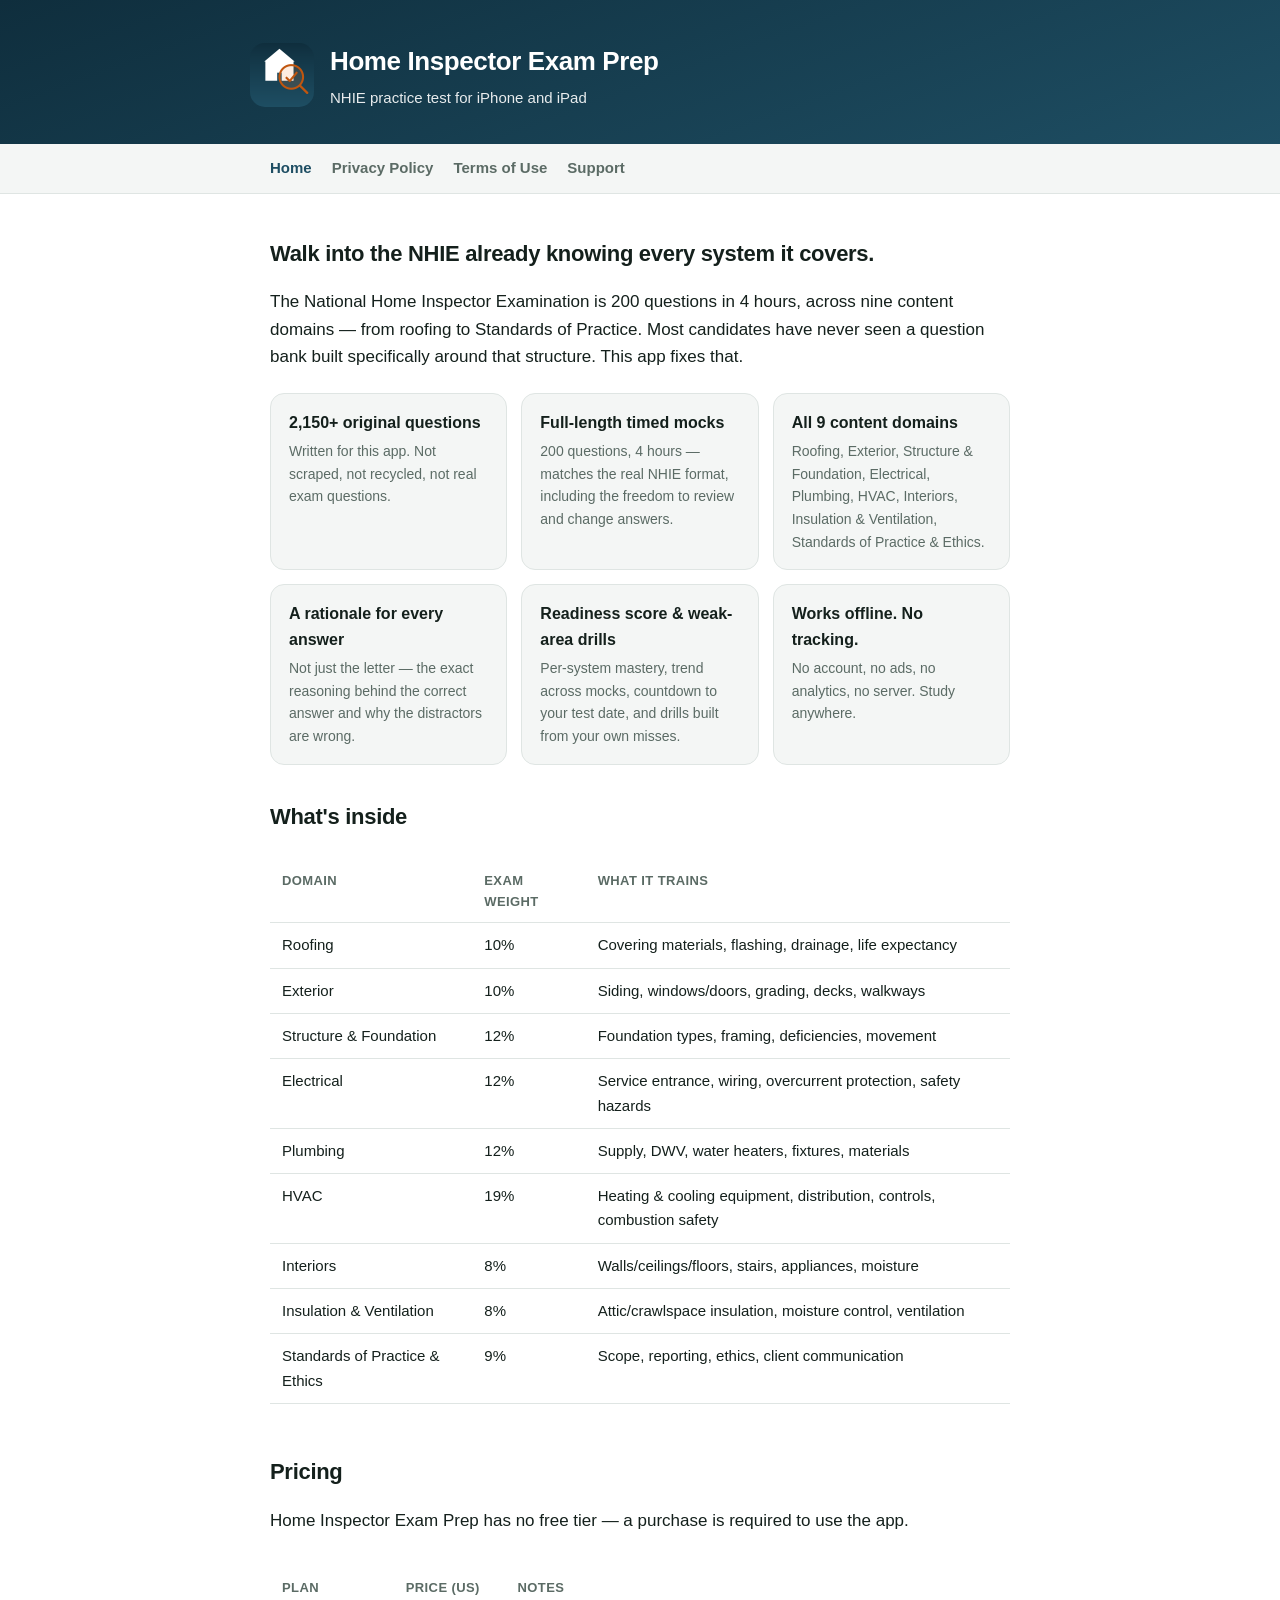
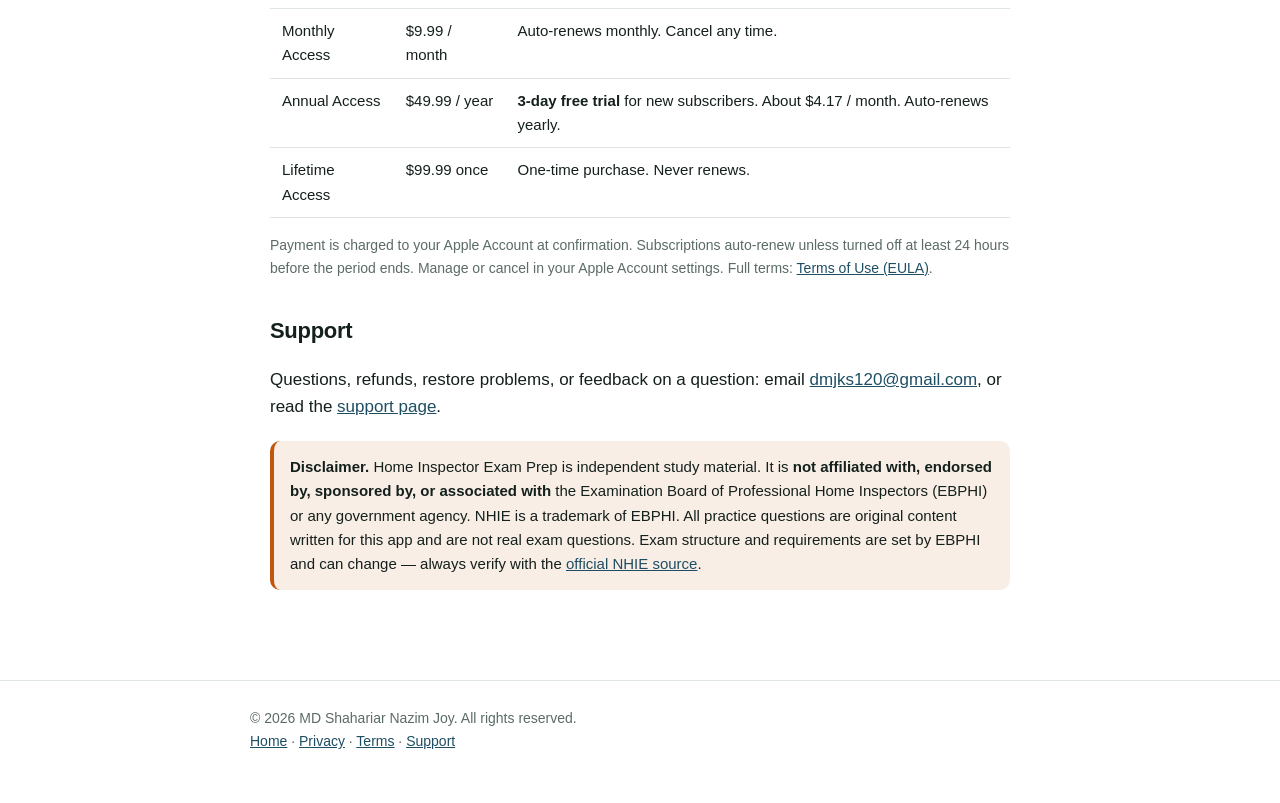
<file: index.html>
<!DOCTYPE html>
<html lang="en">
<head>
<meta charset="utf-8">
<meta name="viewport" content="width=device-width, initial-scale=1">
<title>Home Inspector Exam Prep — NHIE Practice Test for iPhone &amp; iPad</title>
<meta name="description" content="Prepare for the National Home Inspector Examination (NHIE). 2,150+ original practice questions across all 9 content domains. Full-length timed mocks. Works offline. iPhone and iPad.">
<meta property="og:title" content="Home Inspector Exam Prep — NHIE Practice Test 2026">
<meta property="og:description" content="2,150+ original practice questions, full-length timed mocks, readiness tracking, and spaced-repetition flashcards. Works offline.">
<meta property="og:type" content="website">
<link rel="stylesheet" href="style.css">
<link rel="icon" href="icon.png">
</head>
<body>

<header class="site">
  <div class="inner">
    <img class="logo" src="icon.png" alt="Home Inspector Exam Prep app icon">
    <div>
      <h1>Home Inspector Exam Prep</h1>
      <p class="tag">NHIE practice test for iPhone and iPad</p>
    </div>
  </div>
</header>

<nav class="site">
  <ul>
    <li><a href="index.html" aria-current="page">Home</a></li>
    <li><a href="privacy.html">Privacy Policy</a></li>
    <li><a href="terms.html">Terms of Use</a></li>
    <li><a href="support.html">Support</a></li>
  </ul>
</nav>

<main>

  <h2 style="margin-top:8px">Walk into the NHIE already knowing every system it covers.</h2>
  <p>
    The National Home Inspector Examination is 200 questions in 4 hours, across nine content domains — from roofing to
    Standards of Practice. Most candidates have never seen a question bank built specifically around that structure. This app
    fixes that.
  </p>

  <div class="features">
    <div class="feature">
      <h3>2,150+ original questions</h3>
      <p>Written for this app. Not scraped, not recycled, not real exam questions.</p>
    </div>
    <div class="feature">
      <h3>Full-length timed mocks</h3>
      <p>200 questions, 4 hours — matches the real NHIE format, including the freedom to review and change answers.</p>
    </div>
    <div class="feature">
      <h3>All 9 content domains</h3>
      <p>Roofing, Exterior, Structure &amp; Foundation, Electrical, Plumbing, HVAC, Interiors, Insulation &amp; Ventilation, Standards of Practice &amp; Ethics.</p>
    </div>
    <div class="feature">
      <h3>A rationale for every answer</h3>
      <p>Not just the letter — the exact reasoning behind the correct answer and why the distractors are wrong.</p>
    </div>
    <div class="feature">
      <h3>Readiness score &amp; weak-area drills</h3>
      <p>Per-system mastery, trend across mocks, countdown to your test date, and drills built from your own misses.</p>
    </div>
    <div class="feature">
      <h3>Works offline. No tracking.</h3>
      <p>No account, no ads, no analytics, no server. Study anywhere.</p>
    </div>
  </div>

  <h2>What's inside</h2>
  <div class="table-wrap">
  <table>
    <tr><th>Domain</th><th>Exam weight</th><th>What it trains</th></tr>
    <tr><td>Roofing</td><td>10%</td><td>Covering materials, flashing, drainage, life expectancy</td></tr>
    <tr><td>Exterior</td><td>10%</td><td>Siding, windows/doors, grading, decks, walkways</td></tr>
    <tr><td>Structure &amp; Foundation</td><td>12%</td><td>Foundation types, framing, deficiencies, movement</td></tr>
    <tr><td>Electrical</td><td>12%</td><td>Service entrance, wiring, overcurrent protection, safety hazards</td></tr>
    <tr><td>Plumbing</td><td>12%</td><td>Supply, DWV, water heaters, fixtures, materials</td></tr>
    <tr><td>HVAC</td><td>19%</td><td>Heating &amp; cooling equipment, distribution, controls, combustion safety</td></tr>
    <tr><td>Interiors</td><td>8%</td><td>Walls/ceilings/floors, stairs, appliances, moisture</td></tr>
    <tr><td>Insulation &amp; Ventilation</td><td>8%</td><td>Attic/crawlspace insulation, moisture control, ventilation</td></tr>
    <tr><td>Standards of Practice &amp; Ethics</td><td>9%</td><td>Scope, reporting, ethics, client communication</td></tr>
  </table>
  </div>

  <h2>Pricing</h2>
  <p>Home Inspector Exam Prep has no free tier — a purchase is required to use the app.</p>
  <div class="table-wrap">
  <table>
    <tr><th>Plan</th><th>Price (US)</th><th>Notes</th></tr>
    <tr><td>Monthly Access</td><td>$9.99 / month</td><td>Auto-renews monthly. Cancel any time.</td></tr>
    <tr><td>Annual Access</td><td>$49.99 / year</td><td><strong>3-day free trial</strong> for new subscribers. About $4.17 / month. Auto-renews yearly.</td></tr>
    <tr><td>Lifetime Access</td><td>$99.99 once</td><td>One-time purchase. Never renews.</td></tr>
  </table>
  </div>
  <p class="meta">
    Payment is charged to your Apple Account at confirmation. Subscriptions auto-renew unless turned off at least 24 hours before
    the period ends. Manage or cancel in your Apple Account settings. Full terms: <a href="terms.html">Terms of Use (EULA)</a>.
  </p>

  <h2>Support</h2>
  <p>
    Questions, refunds, restore problems, or feedback on a question: email
    <a href="mailto:dmjks120@gmail.com">dmjks120@gmail.com</a>, or read the <a href="support.html">support page</a>.
  </p>

  <div class="disclaimer">
    <strong>Disclaimer.</strong> Home Inspector Exam Prep is independent study material. It is <strong>not affiliated with, endorsed
    by, sponsored by, or associated with</strong> the Examination Board of Professional Home Inspectors (EBPHI) or any government
    agency. NHIE is a trademark of EBPHI. All practice questions are original content written for this app and are not real
    exam questions. Exam structure and requirements are set by EBPHI and can change — always verify with the
    <a href="https://nationalhomeinspectorexam.org/" rel="noopener">official NHIE source</a>.
  </div>
</main>

<footer class="site">
  <div class="inner">
    © 2026 MD Shahariar Nazim Joy. All rights reserved.<br>
    <a href="index.html">Home</a> · <a href="privacy.html">Privacy</a> · <a href="terms.html">Terms</a> · <a href="support.html">Support</a>
  </div>
</footer>

</body>
</html>
</file>
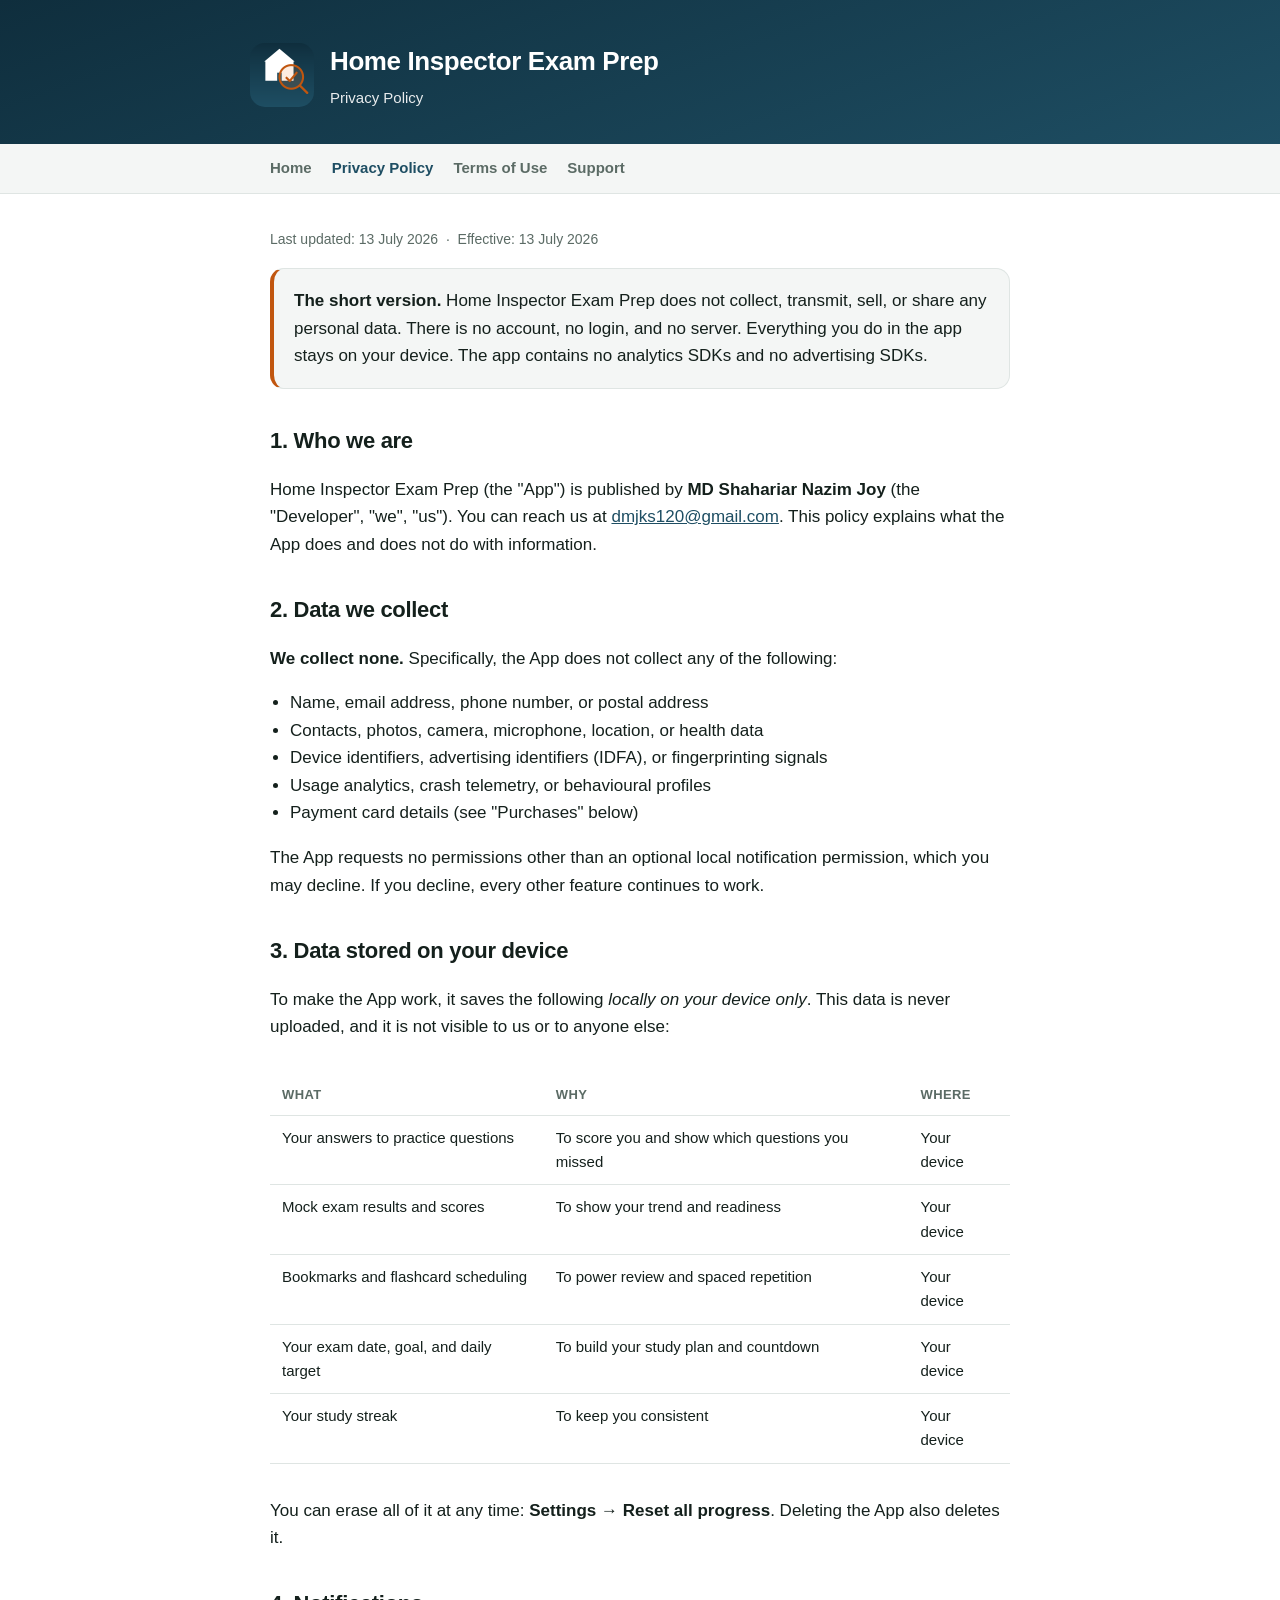
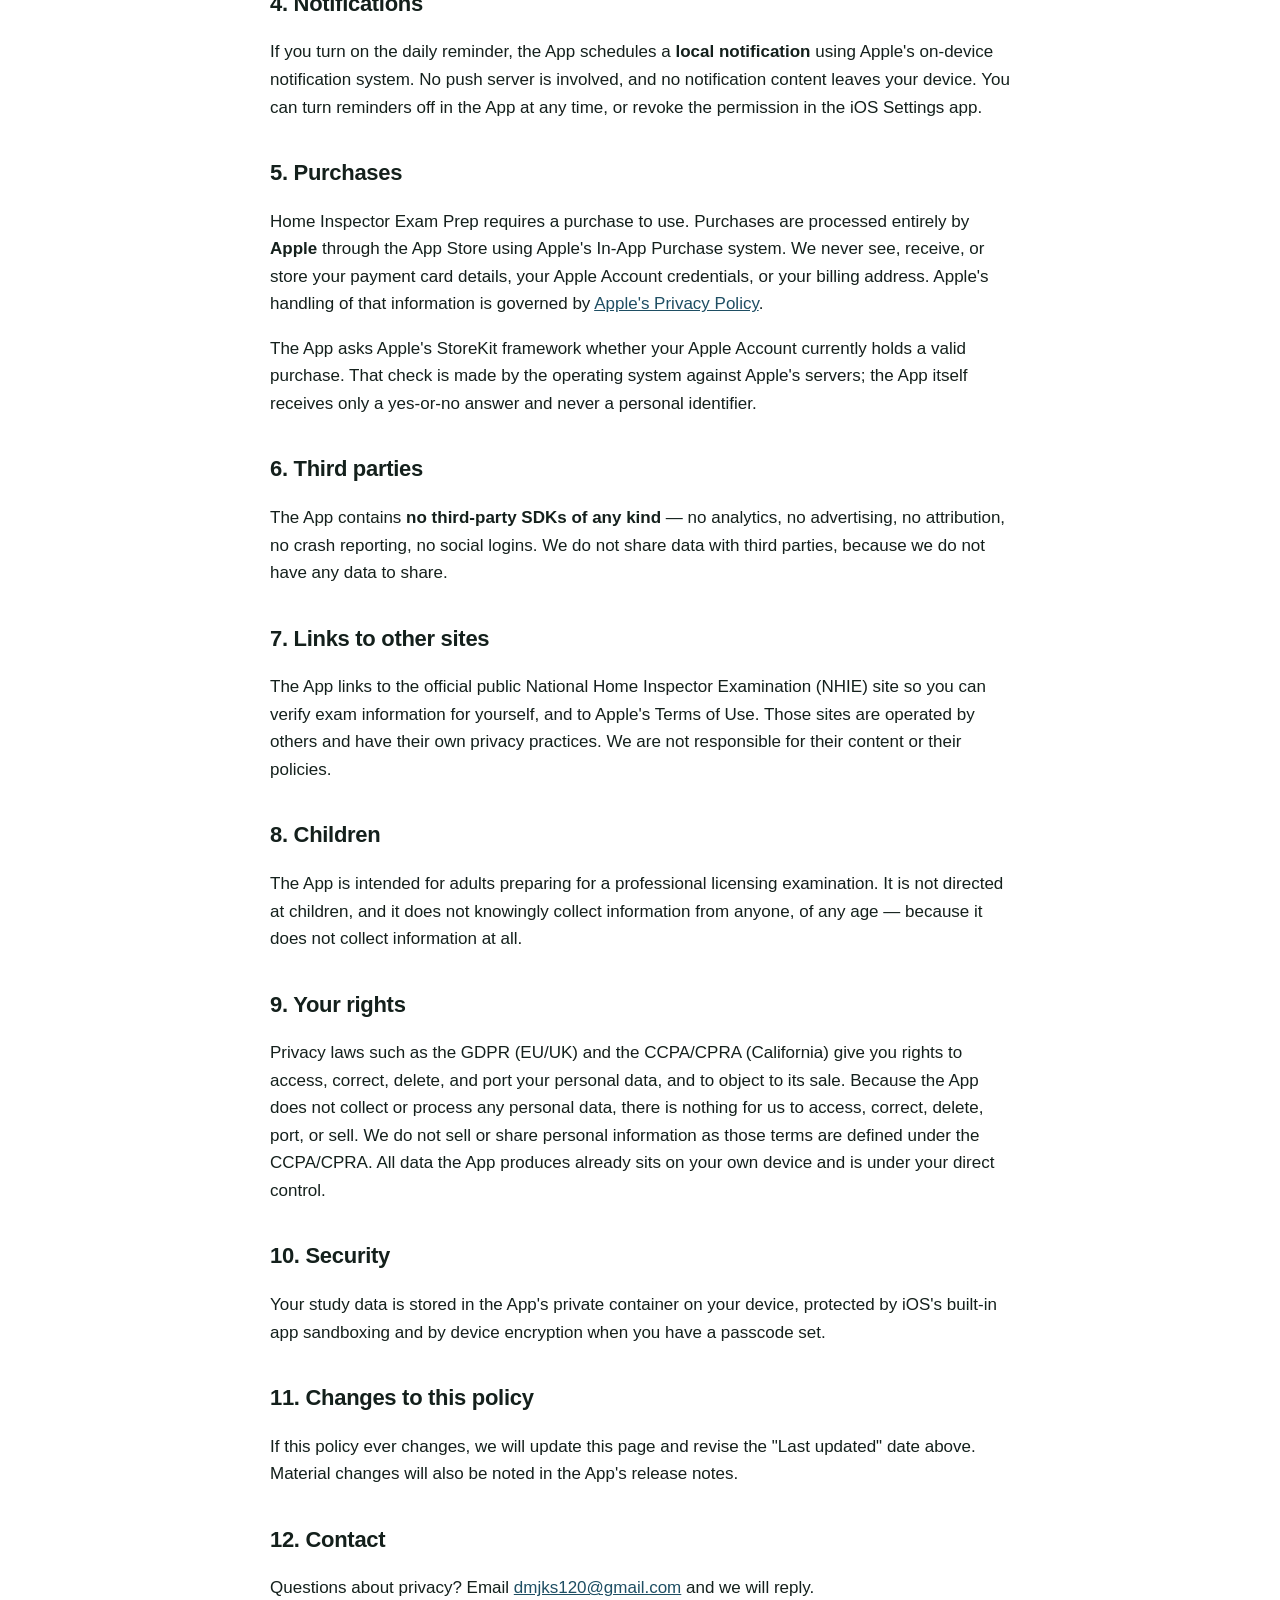
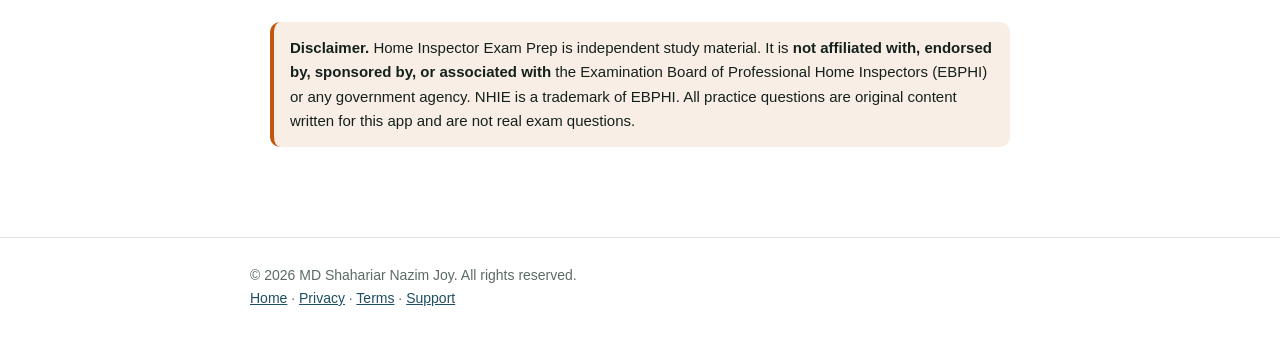
<file: privacy.html>
<!DOCTYPE html>
<html lang="en">
<head>
<meta charset="utf-8">
<meta name="viewport" content="width=device-width, initial-scale=1">
<title>Privacy Policy — Home Inspector Exam Prep</title>
<meta name="description" content="Privacy Policy for Home Inspector Exam Prep. The app collects no personal data, has no accounts, no analytics, and no advertising.">
<link rel="stylesheet" href="style.css">
<link rel="icon" href="icon.png">
</head>
<body>

<header class="site">
  <div class="inner">
    <img class="logo" src="icon.png" alt="Home Inspector Exam Prep app icon">
    <div>
      <h1>Home Inspector Exam Prep</h1>
      <p class="tag">Privacy Policy</p>
    </div>
  </div>
</header>

<nav class="site">
  <ul>
    <li><a href="index.html">Home</a></li>
    <li><a href="privacy.html" aria-current="page">Privacy Policy</a></li>
    <li><a href="terms.html">Terms of Use</a></li>
    <li><a href="support.html">Support</a></li>
  </ul>
</nav>

<main>
  <p class="meta">Last updated: 13 July 2026 &nbsp;·&nbsp; Effective: 13 July 2026</p>

  <div class="card highlight">
    <strong>The short version.</strong> Home Inspector Exam Prep does not collect, transmit, sell, or share any personal data.
    There is no account, no login, and no server. Everything you do in the app stays on your device. The app contains no
    analytics SDKs and no advertising SDKs.
  </div>

  <h2>1. Who we are</h2>
  <p>
    Home Inspector Exam Prep (the "App") is published by <strong>MD Shahariar Nazim Joy</strong> (the "Developer", "we", "us").
    You can reach us at <a href="mailto:dmjks120@gmail.com">dmjks120@gmail.com</a>. This policy explains what the App does and
    does not do with information.
  </p>

  <h2>2. Data we collect</h2>
  <p><strong>We collect none.</strong> Specifically, the App does not collect any of the following:</p>
  <ul class="plain">
    <li>Name, email address, phone number, or postal address</li>
    <li>Contacts, photos, camera, microphone, location, or health data</li>
    <li>Device identifiers, advertising identifiers (IDFA), or fingerprinting signals</li>
    <li>Usage analytics, crash telemetry, or behavioural profiles</li>
    <li>Payment card details (see "Purchases" below)</li>
  </ul>
  <p>
    The App requests no permissions other than an optional local notification permission, which you may decline. If you decline,
    every other feature continues to work.
  </p>

  <h2>3. Data stored on your device</h2>
  <p>
    To make the App work, it saves the following <em>locally on your device only</em>. This data is never uploaded, and it is not
    visible to us or to anyone else:
  </p>
  <div class="table-wrap">
  <table>
    <tr><th>What</th><th>Why</th><th>Where</th></tr>
    <tr><td>Your answers to practice questions</td><td>To score you and show which questions you missed</td><td>Your device</td></tr>
    <tr><td>Mock exam results and scores</td><td>To show your trend and readiness</td><td>Your device</td></tr>
    <tr><td>Bookmarks and flashcard scheduling</td><td>To power review and spaced repetition</td><td>Your device</td></tr>
    <tr><td>Your exam date, goal, and daily target</td><td>To build your study plan and countdown</td><td>Your device</td></tr>
    <tr><td>Your study streak</td><td>To keep you consistent</td><td>Your device</td></tr>
  </table>
  </div>
  <p>
    You can erase all of it at any time: <strong>Settings → Reset all progress</strong>. Deleting the App also deletes it.
  </p>

  <h2>4. Notifications</h2>
  <p>
    If you turn on the daily reminder, the App schedules a <strong>local notification</strong> using Apple's on-device
    notification system. No push server is involved, and no notification content leaves your device. You can turn reminders off
    in the App at any time, or revoke the permission in the iOS Settings app.
  </p>

  <h2>5. Purchases</h2>
  <p>
    Home Inspector Exam Prep requires a purchase to use. Purchases are processed entirely by <strong>Apple</strong> through the
    App Store using Apple's In-App Purchase system. We never see, receive, or store your payment card details, your Apple Account
    credentials, or your billing address. Apple's handling of that information is governed by
    <a href="https://www.apple.com/legal/privacy/" rel="noopener">Apple's Privacy Policy</a>.
  </p>
  <p>
    The App asks Apple's StoreKit framework whether your Apple Account currently holds a valid purchase. That check is made by the
    operating system against Apple's servers; the App itself receives only a yes-or-no answer and never a personal identifier.
  </p>

  <h2>6. Third parties</h2>
  <p>
    The App contains <strong>no third-party SDKs of any kind</strong> — no analytics, no advertising, no attribution, no crash
    reporting, no social logins. We do not share data with third parties, because we do not have any data to share.
  </p>

  <h2>7. Links to other sites</h2>
  <p>
    The App links to the official public National Home Inspector Examination (NHIE) site so you can verify exam information for
    yourself, and to Apple's Terms of Use. Those sites are operated by others and have their own privacy practices. We are not
    responsible for their content or their policies.
  </p>

  <h2>8. Children</h2>
  <p>
    The App is intended for adults preparing for a professional licensing examination. It is not directed at children, and it
    does not knowingly collect information from anyone, of any age — because it does not collect information at all.
  </p>

  <h2>9. Your rights</h2>
  <p>
    Privacy laws such as the GDPR (EU/UK) and the CCPA/CPRA (California) give you rights to access, correct, delete, and port your
    personal data, and to object to its sale. Because the App does not collect or process any personal data, there is nothing for
    us to access, correct, delete, port, or sell. We do not sell or share personal information as those terms are defined under
    the CCPA/CPRA. All data the App produces already sits on your own device and is under your direct control.
  </p>

  <h2>10. Security</h2>
  <p>
    Your study data is stored in the App's private container on your device, protected by iOS's built-in app sandboxing and by
    device encryption when you have a passcode set.
  </p>

  <h2>11. Changes to this policy</h2>
  <p>
    If this policy ever changes, we will update this page and revise the "Last updated" date above. Material changes will also be
    noted in the App's release notes.
  </p>

  <h2>12. Contact</h2>
  <p>
    Questions about privacy? Email <a href="mailto:dmjks120@gmail.com">dmjks120@gmail.com</a> and we will reply.
  </p>

  <div class="disclaimer">
    <strong>Disclaimer.</strong> Home Inspector Exam Prep is independent study material. It is <strong>not affiliated with,
    endorsed by, sponsored by, or associated with</strong> the Examination Board of Professional Home Inspectors (EBPHI) or any
    government agency. NHIE is a trademark of EBPHI. All practice questions are original content written for this app and are
    not real exam questions.
  </div>
</main>

<footer class="site">
  <div class="inner">
    © 2026 MD Shahariar Nazim Joy. All rights reserved.<br>
    <a href="index.html">Home</a> · <a href="privacy.html">Privacy</a> · <a href="terms.html">Terms</a> · <a href="support.html">Support</a>
  </div>
</footer>

</body>
</html>
</file>
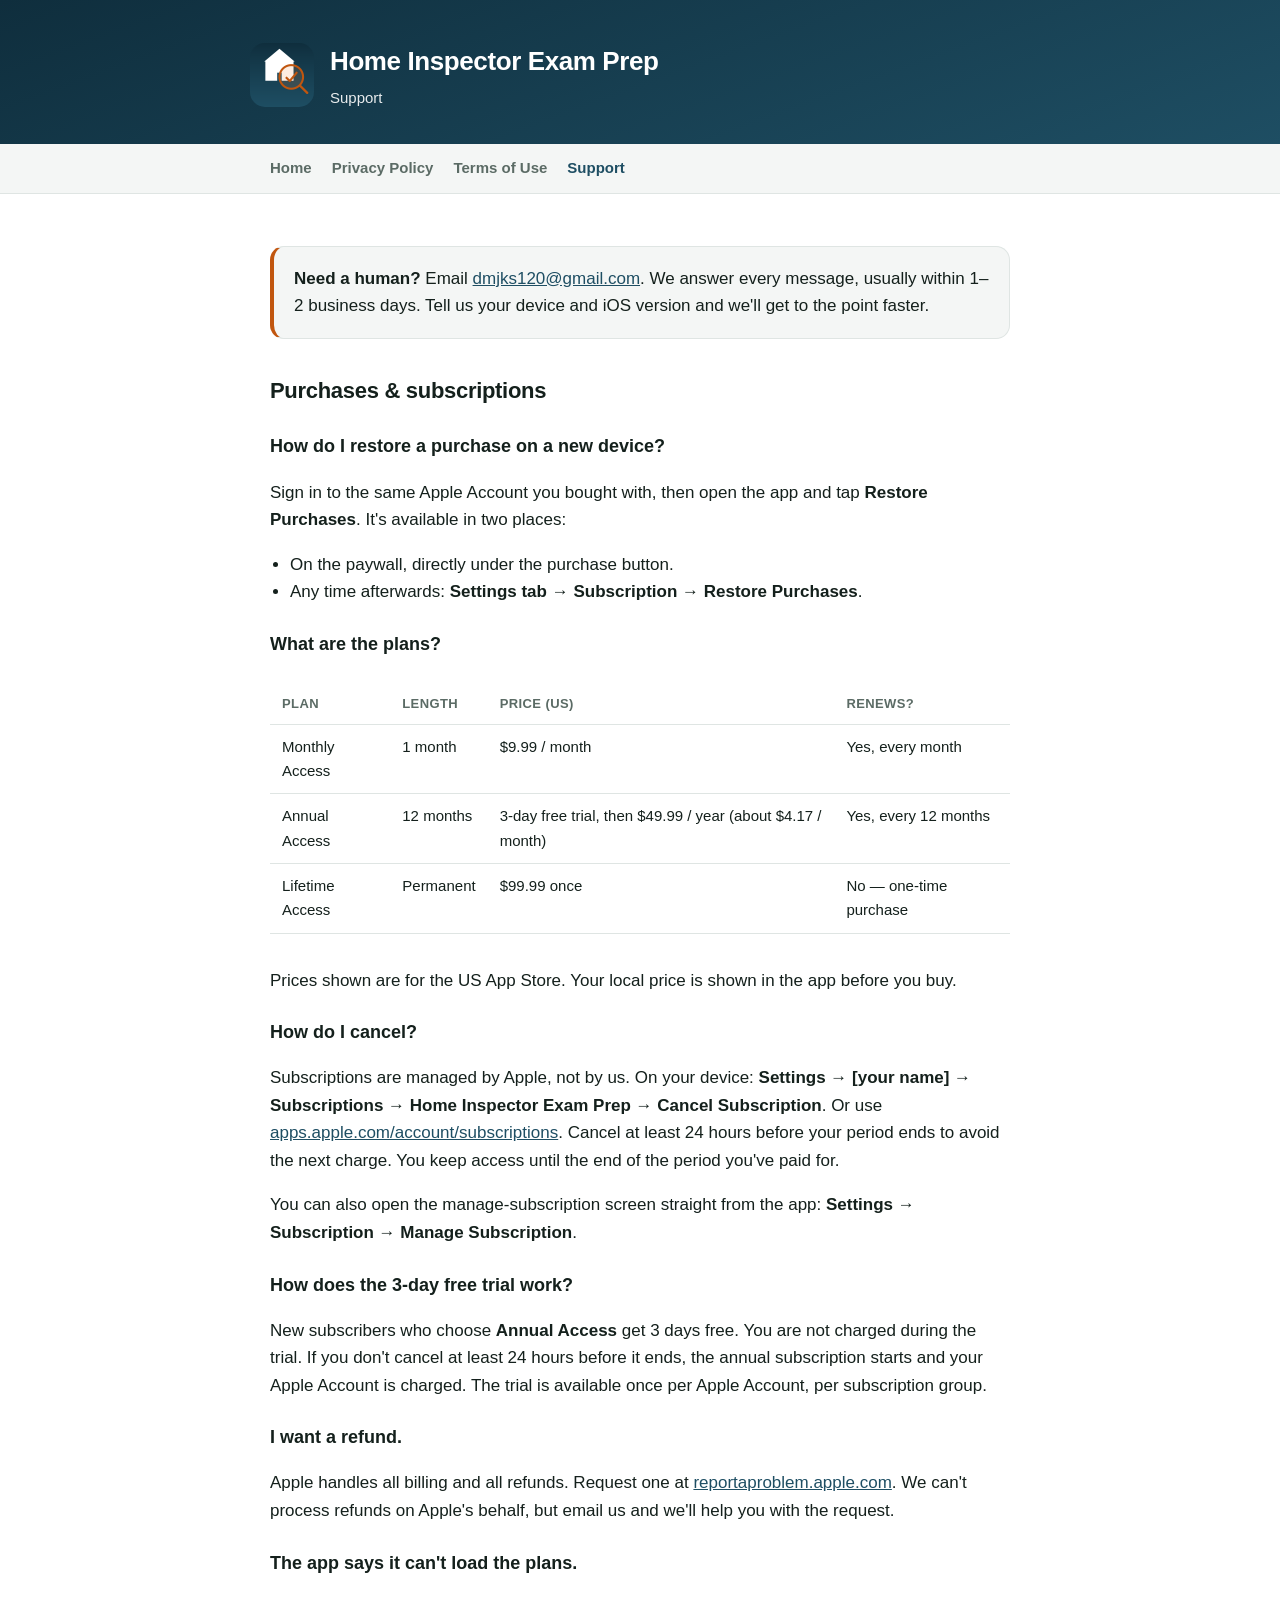
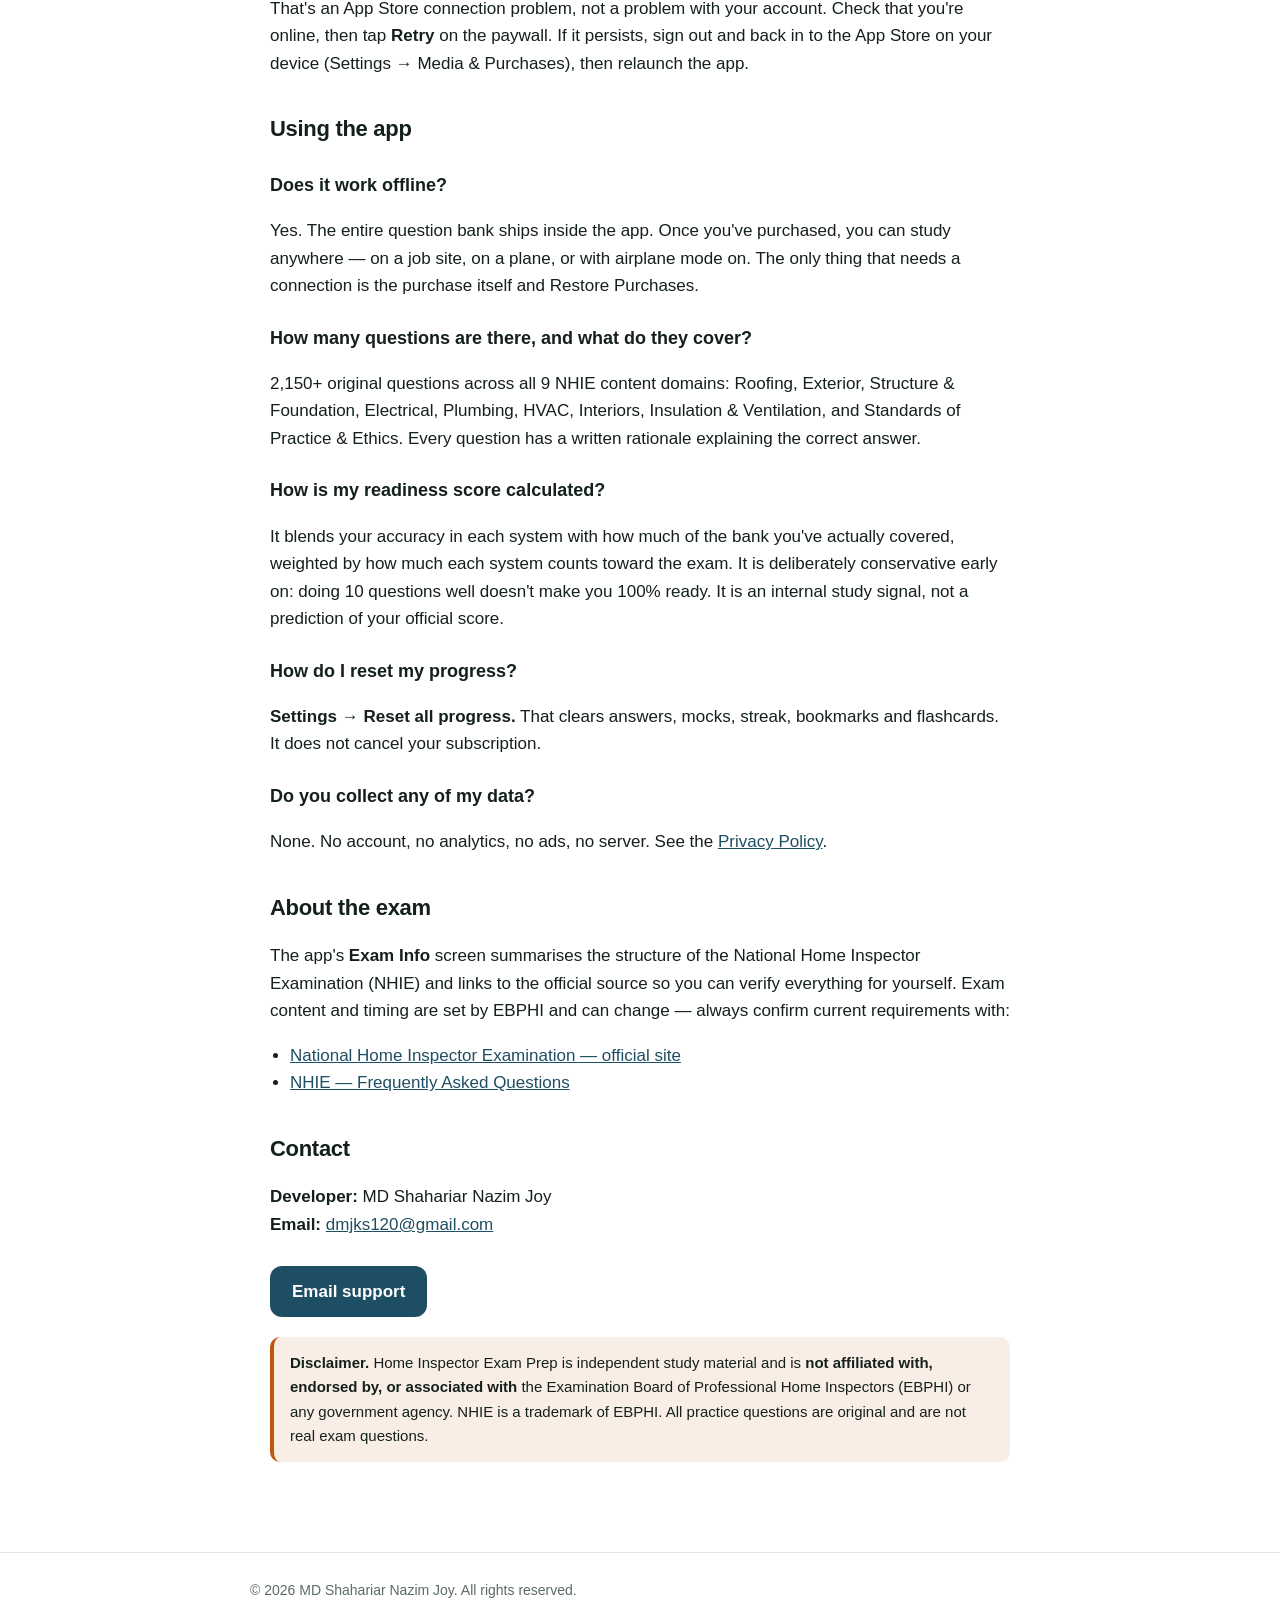
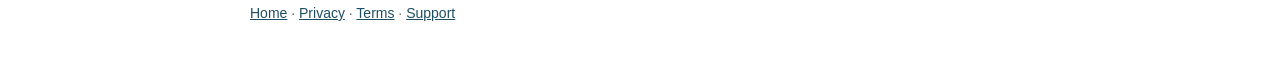
<file: support.html>
<!DOCTYPE html>
<html lang="en">
<head>
<meta charset="utf-8">
<meta name="viewport" content="width=device-width, initial-scale=1">
<title>Support — Home Inspector Exam Prep</title>
<meta name="description" content="Support, FAQ and contact for Home Inspector Exam Prep: subscriptions, restoring purchases, cancelling, and study help.">
<link rel="stylesheet" href="style.css">
<link rel="icon" href="icon.png">
</head>
<body>

<header class="site">
  <div class="inner">
    <img class="logo" src="icon.png" alt="Home Inspector Exam Prep app icon">
    <div>
      <h1>Home Inspector Exam Prep</h1>
      <p class="tag">Support</p>
    </div>
  </div>
</header>

<nav class="site">
  <ul>
    <li><a href="index.html">Home</a></li>
    <li><a href="privacy.html">Privacy Policy</a></li>
    <li><a href="terms.html">Terms of Use</a></li>
    <li><a href="support.html" aria-current="page">Support</a></li>
  </ul>
</nav>

<main>

  <div class="card highlight">
    <strong>Need a human?</strong> Email <a href="mailto:dmjks120@gmail.com">dmjks120@gmail.com</a>.
    We answer every message, usually within 1–2 business days. Tell us your device and iOS version and we'll get to the point faster.
  </div>

  <h2>Purchases &amp; subscriptions</h2>

  <h3>How do I restore a purchase on a new device?</h3>
  <p>
    Sign in to the same Apple Account you bought with, then open the app and tap
    <strong>Restore Purchases</strong>. It's available in two places:
  </p>
  <ul class="plain">
    <li>On the paywall, directly under the purchase button.</li>
    <li>Any time afterwards: <strong>Settings tab → Subscription → Restore Purchases</strong>.</li>
  </ul>

  <h3>What are the plans?</h3>
  <div class="table-wrap">
  <table>
    <tr><th>Plan</th><th>Length</th><th>Price (US)</th><th>Renews?</th></tr>
    <tr><td>Monthly Access</td><td>1 month</td><td>$9.99 / month</td><td>Yes, every month</td></tr>
    <tr><td>Annual Access</td><td>12 months</td><td>3-day free trial, then $49.99 / year (about $4.17 / month)</td><td>Yes, every 12 months</td></tr>
    <tr><td>Lifetime Access</td><td>Permanent</td><td>$99.99 once</td><td>No — one-time purchase</td></tr>
  </table>
  </div>
  <p>Prices shown are for the US App Store. Your local price is shown in the app before you buy.</p>

  <h3>How do I cancel?</h3>
  <p>
    Subscriptions are managed by Apple, not by us. On your device: <strong>Settings → [your name] → Subscriptions →
    Home Inspector Exam Prep → Cancel Subscription</strong>. Or use
    <a href="https://apps.apple.com/account/subscriptions" rel="noopener">apps.apple.com/account/subscriptions</a>.
    Cancel at least 24 hours before your period ends to avoid the next charge. You keep access until the end of the period you've paid for.
  </p>
  <p>You can also open the manage-subscription screen straight from the app: <strong>Settings → Subscription → Manage Subscription</strong>.</p>

  <h3>How does the 3-day free trial work?</h3>
  <p>
    New subscribers who choose <strong>Annual Access</strong> get 3 days free. You are not charged during the trial. If you don't
    cancel at least 24 hours before it ends, the annual subscription starts and your Apple Account is charged. The trial is
    available once per Apple Account, per subscription group.
  </p>

  <h3>I want a refund.</h3>
  <p>
    Apple handles all billing and all refunds. Request one at
    <a href="https://reportaproblem.apple.com" rel="noopener">reportaproblem.apple.com</a>. We can't process refunds on Apple's
    behalf, but email us and we'll help you with the request.
  </p>

  <h3>The app says it can't load the plans.</h3>
  <p>
    That's an App Store connection problem, not a problem with your account. Check that you're online, then tap <strong>Retry</strong>
    on the paywall. If it persists, sign out and back in to the App Store on your device (Settings → Media &amp; Purchases), then
    relaunch the app.
  </p>

  <h2>Using the app</h2>

  <h3>Does it work offline?</h3>
  <p>
    Yes. The entire question bank ships inside the app. Once you've purchased, you can study anywhere — on a job site, on a plane,
    or with airplane mode on. The only thing that needs a connection is the purchase itself and Restore Purchases.
  </p>

  <h3>How many questions are there, and what do they cover?</h3>
  <p>
    2,150+ original questions across all 9 NHIE content domains: Roofing, Exterior, Structure &amp; Foundation, Electrical,
    Plumbing, HVAC, Interiors, Insulation &amp; Ventilation, and Standards of Practice &amp; Ethics. Every question has a written
    rationale explaining the correct answer.
  </p>

  <h3>How is my readiness score calculated?</h3>
  <p>
    It blends your accuracy in each system with how much of the bank you've actually covered, weighted by how much each system
    counts toward the exam. It is deliberately conservative early on: doing 10 questions well doesn't make you 100% ready. It is an
    internal study signal, not a prediction of your official score.
  </p>

  <h3>How do I reset my progress?</h3>
  <p><strong>Settings → Reset all progress.</strong> That clears answers, mocks, streak, bookmarks and flashcards. It does not cancel your subscription.</p>

  <h3>Do you collect any of my data?</h3>
  <p>None. No account, no analytics, no ads, no server. See the <a href="privacy.html">Privacy Policy</a>.</p>

  <h2>About the exam</h2>
  <p>
    The app's <strong>Exam Info</strong> screen summarises the structure of the National Home Inspector Examination (NHIE) and
    links to the official source so you can verify everything for yourself. Exam content and timing are set by EBPHI and can
    change — always confirm current requirements with:
  </p>
  <ul class="plain">
    <li><a href="https://nationalhomeinspectorexam.org/" rel="noopener">National Home Inspector Examination — official site</a></li>
    <li><a href="https://nationalhomeinspectorexam.org/frequently-asked-questions-2/" rel="noopener">NHIE — Frequently Asked Questions</a></li>
  </ul>

  <h2>Contact</h2>
  <p>
    <strong>Developer:</strong> MD Shahariar Nazim Joy<br>
    <strong>Email:</strong> <a href="mailto:dmjks120@gmail.com">dmjks120@gmail.com</a>
  </p>
  <a class="btn" href="mailto:dmjks120@gmail.com">Email support</a>

  <div class="disclaimer">
    <strong>Disclaimer.</strong> Home Inspector Exam Prep is independent study material and is <strong>not affiliated with,
    endorsed by, or associated with</strong> the Examination Board of Professional Home Inspectors (EBPHI) or any government
    agency. NHIE is a trademark of EBPHI. All practice questions are original and are not real exam questions.
  </div>
</main>

<footer class="site">
  <div class="inner">
    © 2026 MD Shahariar Nazim Joy. All rights reserved.<br>
    <a href="index.html">Home</a> · <a href="privacy.html">Privacy</a> · <a href="terms.html">Terms</a> · <a href="support.html">Support</a>
  </div>
</footer>

</body>
</html>
</file>
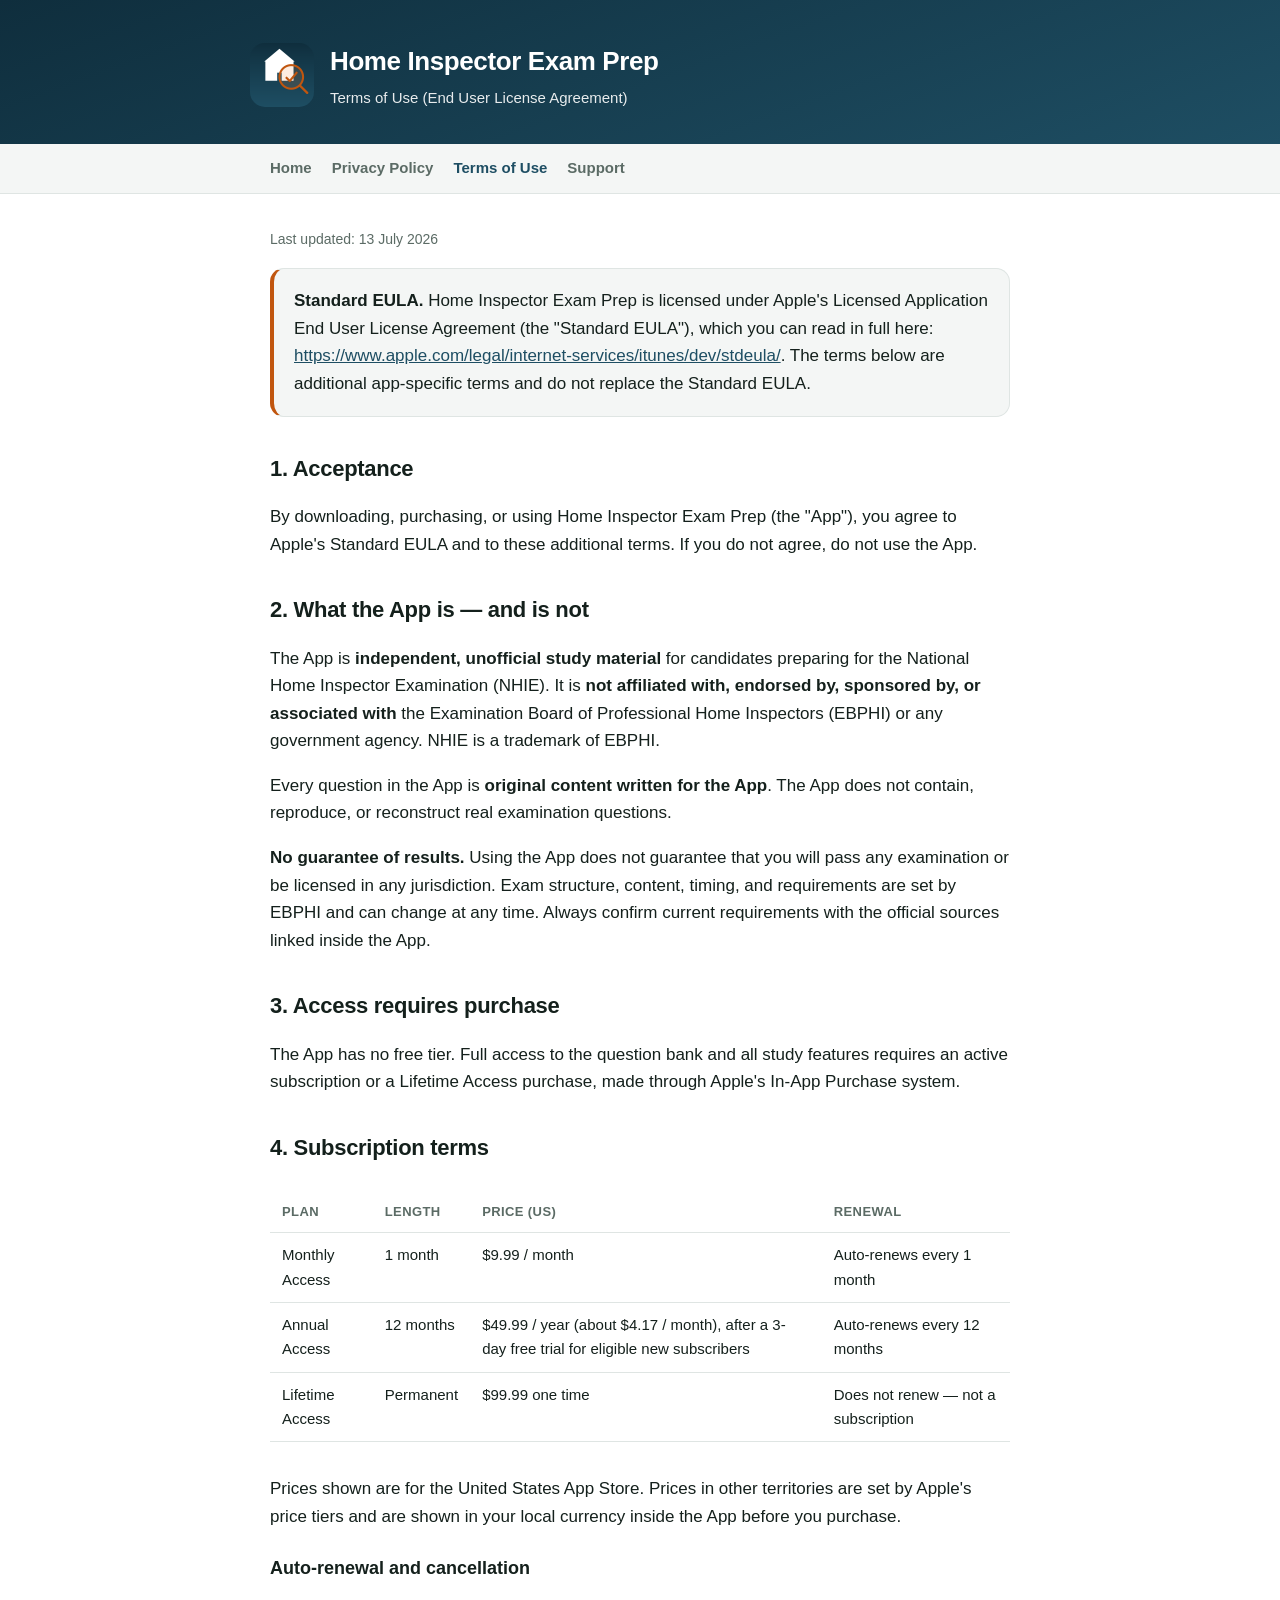
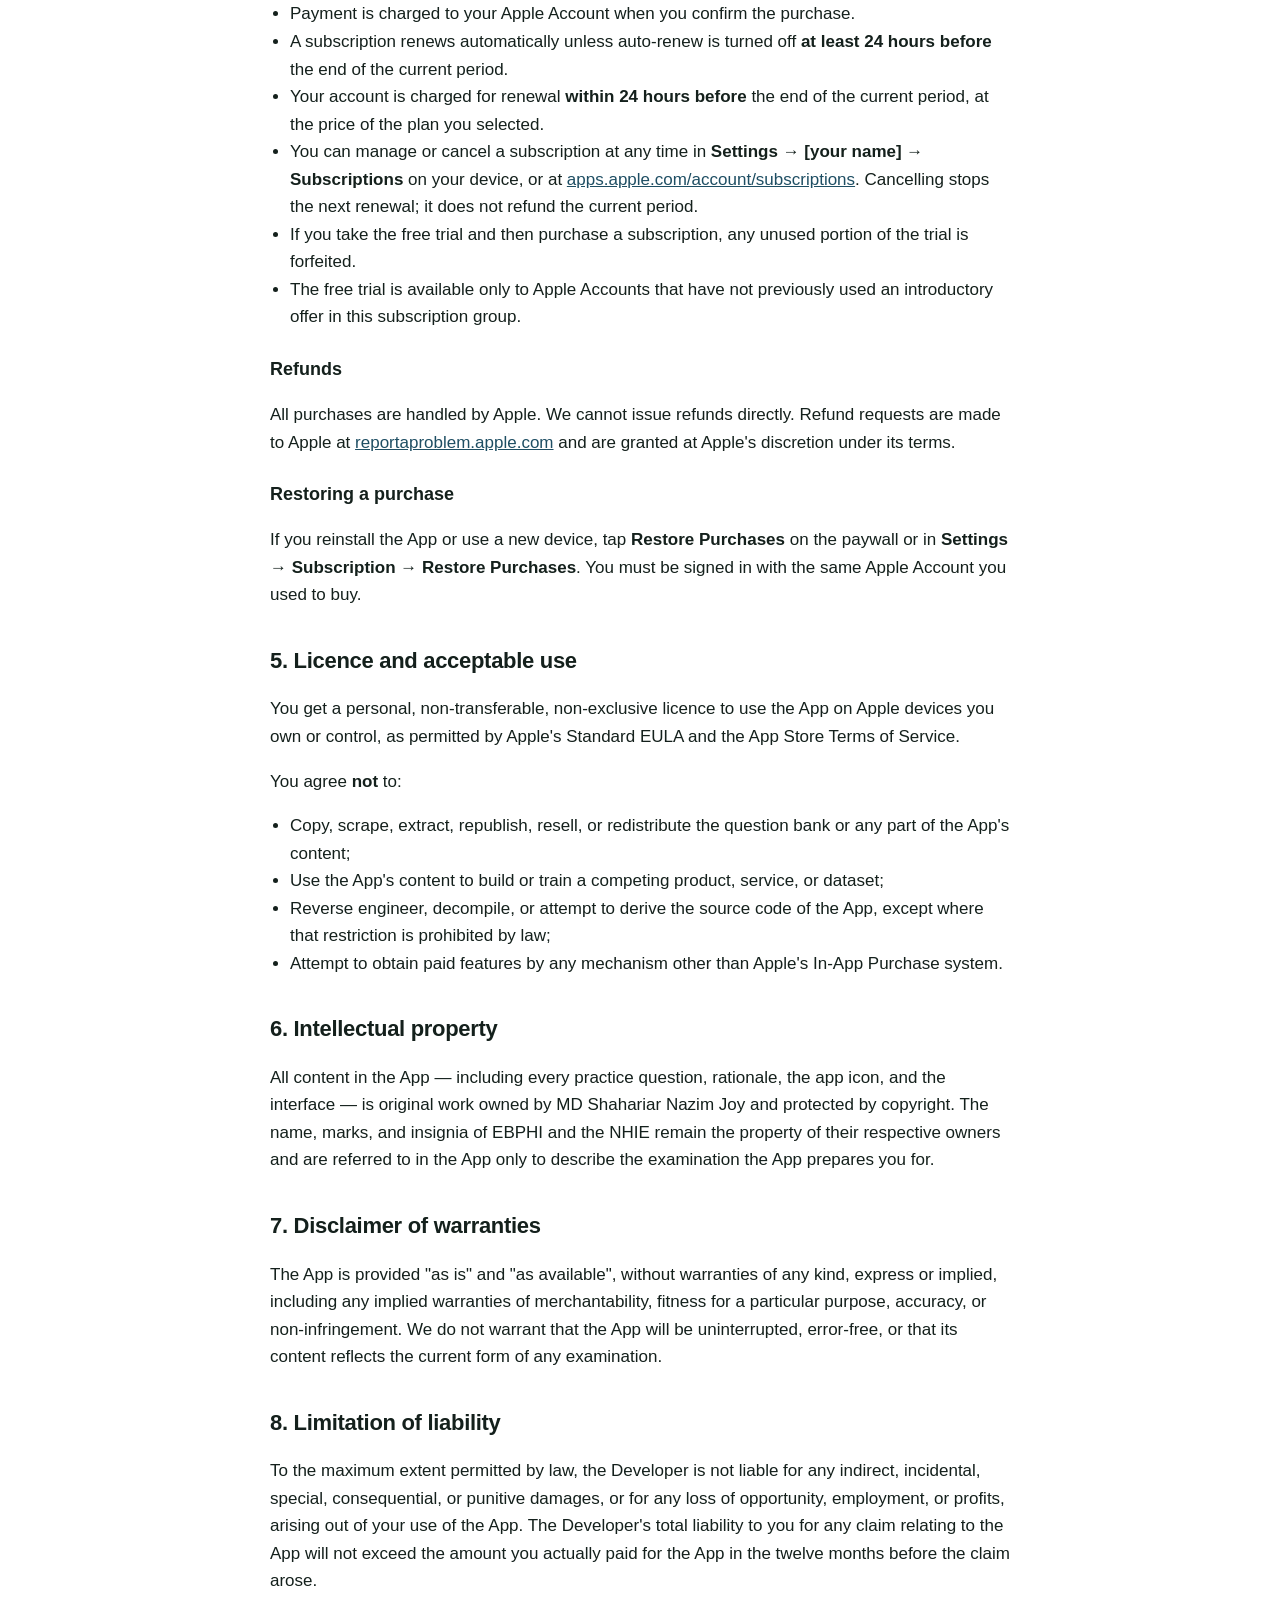
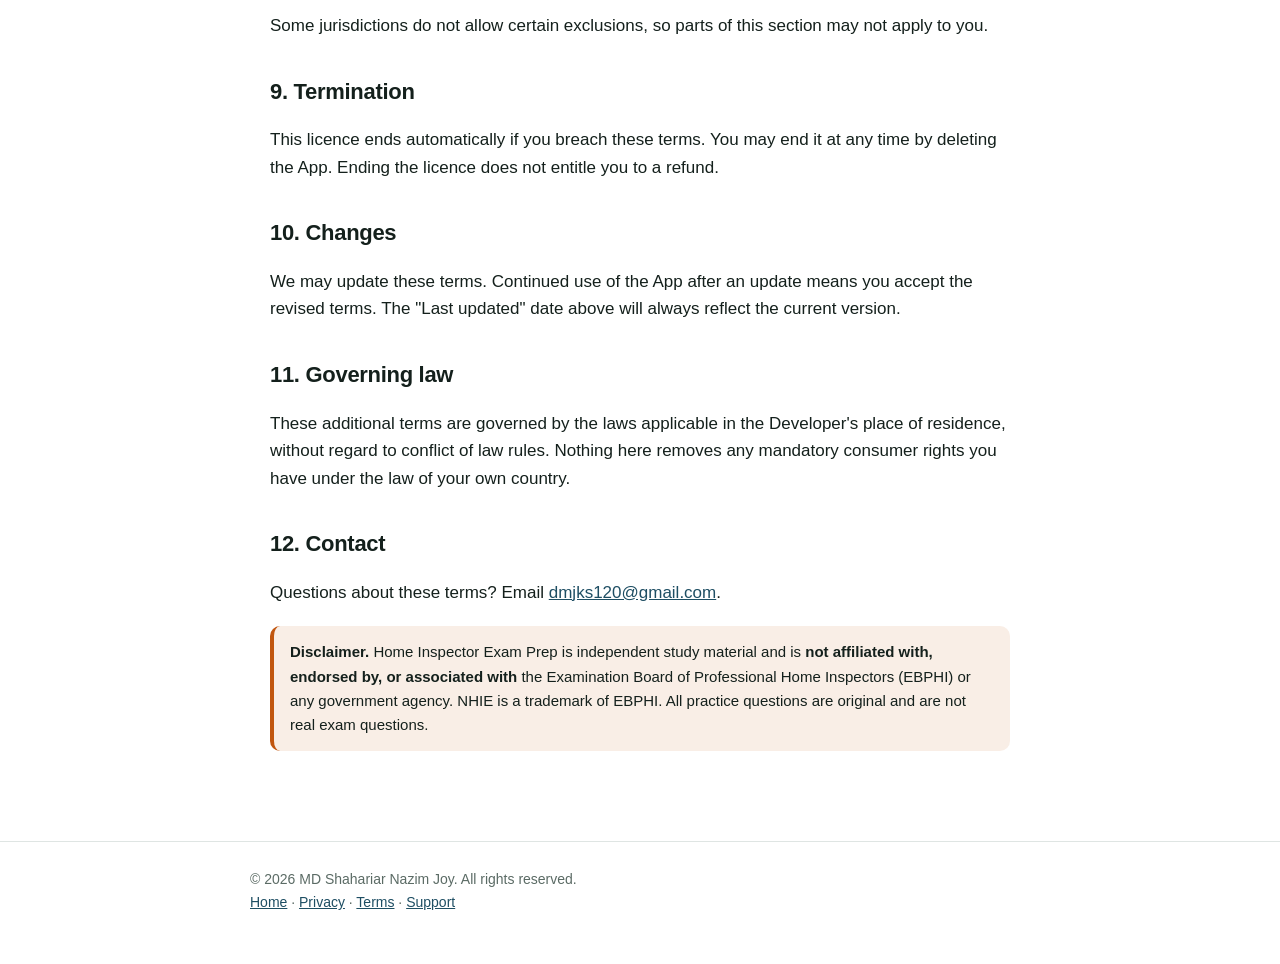
<file: terms.html>
<!DOCTYPE html>
<html lang="en">
<head>
<meta charset="utf-8">
<meta name="viewport" content="width=device-width, initial-scale=1">
<title>Terms of Use (EULA) — Home Inspector Exam Prep</title>
<meta name="description" content="Terms of Use and End User License Agreement for Home Inspector Exam Prep, including subscription terms, auto-renewal, and cancellation.">
<link rel="stylesheet" href="style.css">
<link rel="icon" href="icon.png">
</head>
<body>

<header class="site">
  <div class="inner">
    <img class="logo" src="icon.png" alt="Home Inspector Exam Prep app icon">
    <div>
      <h1>Home Inspector Exam Prep</h1>
      <p class="tag">Terms of Use (End User License Agreement)</p>
    </div>
  </div>
</header>

<nav class="site">
  <ul>
    <li><a href="index.html">Home</a></li>
    <li><a href="privacy.html">Privacy Policy</a></li>
    <li><a href="terms.html" aria-current="page">Terms of Use</a></li>
    <li><a href="support.html">Support</a></li>
  </ul>
</nav>

<main>
  <p class="meta">Last updated: 13 July 2026</p>

  <div class="card highlight">
    <strong>Standard EULA.</strong> Home Inspector Exam Prep is licensed under Apple's Licensed Application End User License
    Agreement (the "Standard EULA"), which you can read in full here:
    <a href="https://www.apple.com/legal/internet-services/itunes/dev/stdeula/" rel="noopener">
      https://www.apple.com/legal/internet-services/itunes/dev/stdeula/</a>.
    The terms below are additional app-specific terms and do not replace the Standard EULA.
  </div>

  <h2>1. Acceptance</h2>
  <p>
    By downloading, purchasing, or using Home Inspector Exam Prep (the "App"), you agree to Apple's Standard EULA and to these
    additional terms. If you do not agree, do not use the App.
  </p>

  <h2>2. What the App is — and is not</h2>
  <p>
    The App is <strong>independent, unofficial study material</strong> for candidates preparing for the National Home Inspector
    Examination (NHIE). It is <strong>not affiliated with, endorsed by, sponsored by, or associated with</strong> the
    Examination Board of Professional Home Inspectors (EBPHI) or any government agency. NHIE is a trademark of EBPHI.
  </p>
  <p>
    Every question in the App is <strong>original content written for the App</strong>. The App does not contain, reproduce, or
    reconstruct real examination questions.
  </p>
  <p>
    <strong>No guarantee of results.</strong> Using the App does not guarantee that you will pass any examination or be licensed
    in any jurisdiction. Exam structure, content, timing, and requirements are set by EBPHI and can change at any time. Always
    confirm current requirements with the official sources linked inside the App.
  </p>

  <h2>3. Access requires purchase</h2>
  <p>
    The App has no free tier. Full access to the question bank and all study features requires an active subscription or a
    Lifetime Access purchase, made through Apple's In-App Purchase system.
  </p>

  <h2>4. Subscription terms</h2>
  <div class="table-wrap">
  <table>
    <tr><th>Plan</th><th>Length</th><th>Price (US)</th><th>Renewal</th></tr>
    <tr>
      <td>Monthly Access</td>
      <td>1 month</td>
      <td>$9.99 / month</td>
      <td>Auto-renews every 1 month</td>
    </tr>
    <tr>
      <td>Annual Access</td>
      <td>12 months</td>
      <td>$49.99 / year (about $4.17 / month), after a 3-day free trial for eligible new subscribers</td>
      <td>Auto-renews every 12 months</td>
    </tr>
    <tr>
      <td>Lifetime Access</td>
      <td>Permanent</td>
      <td>$99.99 one time</td>
      <td>Does not renew — not a subscription</td>
    </tr>
  </table>
  </div>
  <p>Prices shown are for the United States App Store. Prices in other territories are set by Apple's price tiers and are shown in your local currency inside the App before you purchase.</p>

  <h3>Auto-renewal and cancellation</h3>
  <ul class="plain">
    <li>Payment is charged to your Apple Account when you confirm the purchase.</li>
    <li>A subscription renews automatically unless auto-renew is turned off <strong>at least 24 hours before</strong> the end of the current period.</li>
    <li>Your account is charged for renewal <strong>within 24 hours before</strong> the end of the current period, at the price of the plan you selected.</li>
    <li>You can manage or cancel a subscription at any time in <strong>Settings → [your name] → Subscriptions</strong> on your device, or at <a href="https://apps.apple.com/account/subscriptions" rel="noopener">apps.apple.com/account/subscriptions</a>. Cancelling stops the next renewal; it does not refund the current period.</li>
    <li>If you take the free trial and then purchase a subscription, any unused portion of the trial is forfeited.</li>
    <li>The free trial is available only to Apple Accounts that have not previously used an introductory offer in this subscription group.</li>
  </ul>

  <h3>Refunds</h3>
  <p>
    All purchases are handled by Apple. We cannot issue refunds directly. Refund requests are made to Apple at
    <a href="https://reportaproblem.apple.com" rel="noopener">reportaproblem.apple.com</a> and are granted at Apple's discretion
    under its terms.
  </p>

  <h3>Restoring a purchase</h3>
  <p>
    If you reinstall the App or use a new device, tap <strong>Restore Purchases</strong> on the paywall or in
    <strong>Settings → Subscription → Restore Purchases</strong>. You must be signed in with the same Apple Account you used to buy.
  </p>

  <h2>5. Licence and acceptable use</h2>
  <p>
    You get a personal, non-transferable, non-exclusive licence to use the App on Apple devices you own or control, as permitted by
    Apple's Standard EULA and the App Store Terms of Service.
  </p>
  <p>You agree <strong>not</strong> to:</p>
  <ul class="plain">
    <li>Copy, scrape, extract, republish, resell, or redistribute the question bank or any part of the App's content;</li>
    <li>Use the App's content to build or train a competing product, service, or dataset;</li>
    <li>Reverse engineer, decompile, or attempt to derive the source code of the App, except where that restriction is prohibited by law;</li>
    <li>Attempt to obtain paid features by any mechanism other than Apple's In-App Purchase system.</li>
  </ul>

  <h2>6. Intellectual property</h2>
  <p>
    All content in the App — including every practice question, rationale, the app icon, and the interface — is original work
    owned by MD Shahariar Nazim Joy and protected by copyright. The name, marks, and insignia of EBPHI and the NHIE remain the
    property of their respective owners and are referred to in the App only to describe the examination the App prepares you for.
  </p>

  <h2>7. Disclaimer of warranties</h2>
  <p>
    The App is provided "as is" and "as available", without warranties of any kind, express or implied, including any implied
    warranties of merchantability, fitness for a particular purpose, accuracy, or non-infringement. We do not warrant that the App
    will be uninterrupted, error-free, or that its content reflects the current form of any examination.
  </p>

  <h2>8. Limitation of liability</h2>
  <p>
    To the maximum extent permitted by law, the Developer is not liable for any indirect, incidental, special, consequential, or
    punitive damages, or for any loss of opportunity, employment, or profits, arising out of your use of the App. The Developer's
    total liability to you for any claim relating to the App will not exceed the amount you actually paid for the App in the
    twelve months before the claim arose.
  </p>
  <p>Some jurisdictions do not allow certain exclusions, so parts of this section may not apply to you.</p>

  <h2>9. Termination</h2>
  <p>
    This licence ends automatically if you breach these terms. You may end it at any time by deleting the App. Ending the licence
    does not entitle you to a refund.
  </p>

  <h2>10. Changes</h2>
  <p>
    We may update these terms. Continued use of the App after an update means you accept the revised terms. The "Last updated"
    date above will always reflect the current version.
  </p>

  <h2>11. Governing law</h2>
  <p>
    These additional terms are governed by the laws applicable in the Developer's place of residence, without regard to conflict of
    law rules. Nothing here removes any mandatory consumer rights you have under the law of your own country.
  </p>

  <h2>12. Contact</h2>
  <p>Questions about these terms? Email <a href="mailto:dmjks120@gmail.com">dmjks120@gmail.com</a>.</p>

  <div class="disclaimer">
    <strong>Disclaimer.</strong> Home Inspector Exam Prep is independent study material and is <strong>not affiliated with,
    endorsed by, or associated with</strong> the Examination Board of Professional Home Inspectors (EBPHI) or any government
    agency. NHIE is a trademark of EBPHI. All practice questions are original and are not real exam questions.
  </div>
</main>

<footer class="site">
  <div class="inner">
    © 2026 MD Shahariar Nazim Joy. All rights reserved.<br>
    <a href="index.html">Home</a> · <a href="privacy.html">Privacy</a> · <a href="terms.html">Terms</a> · <a href="support.html">Support</a>
  </div>
</footer>

</body>
</html>
</file>
<file: style.css>
:root {
  --brand: #1E4E63;
  --brand-deep: #0F2E3D;
  --accent: #C1560F;
  --bg: #ffffff;
  --surface: #f4f6f5;
  --text: #14201c;
  --muted: #5b6b65;
  --border: #dfe5e3;
  --radius: 14px;
  --max: 780px;
}

@media (prefers-color-scheme: dark) {
  :root {
    --brand: #5AB4D6;
    --brand-deep: #0F2E3D;
    --accent: #F08A42;
    --bg: #0e1412;
    --surface: #161d1a;
    --text: #e9efec;
    --muted: #9fb0aa;
    --border: #26302c;
  }
}

* { box-sizing: border-box; }

body {
  margin: 0;
  font-family: -apple-system, BlinkMacSystemFont, "Segoe UI", Roboto, "Helvetica Neue", Arial, sans-serif;
  font-size: 17px;
  line-height: 1.62;
  color: var(--text);
  background: var(--bg);
  -webkit-font-smoothing: antialiased;
}

header.site {
  background: linear-gradient(160deg, var(--brand-deep), var(--brand));
  color: #fff;
  padding: 40px 20px 34px;
}

header.site .inner {
  max-width: var(--max);
  margin: 0 auto;
  display: flex;
  align-items: center;
  gap: 16px;
  flex-wrap: wrap;
}

header.site img.logo {
  width: 64px;
  height: 64px;
  border-radius: 15px;
  flex: none;
}

header.site h1 {
  margin: 0;
  font-size: 26px;
  letter-spacing: -0.4px;
  color: #fff;
}

header.site p.tag {
  margin: 4px 0 0;
  opacity: 0.9;
  font-size: 15px;
  color: #fff;
}

nav.site {
  background: var(--surface);
  border-bottom: 1px solid var(--border);
  position: sticky;
  top: 0;
  z-index: 10;
}

nav.site ul {
  max-width: var(--max);
  margin: 0 auto;
  padding: 0 20px;
  list-style: none;
  display: flex;
  gap: 20px;
  overflow-x: auto;
}

nav.site a {
  display: block;
  padding: 12px 0;
  color: var(--muted);
  text-decoration: none;
  font-size: 15px;
  font-weight: 600;
  white-space: nowrap;
}

nav.site a:hover, nav.site a[aria-current="page"] {
  color: var(--brand);
}

main {
  max-width: var(--max);
  margin: 0 auto;
  padding: 34px 20px 70px;
}

h2 {
  font-size: 22px;
  letter-spacing: -0.3px;
  margin: 34px 0 10px;
  color: var(--text);
}

h3 {
  font-size: 18px;
  margin: 24px 0 8px;
  color: var(--text);
}

p, li { color: var(--text); }

a { color: var(--brand); }

.meta {
  color: var(--muted);
  font-size: 14px;
  margin-top: 0;
}

.card {
  background: var(--surface);
  border: 1px solid var(--border);
  border-radius: var(--radius);
  padding: 18px 20px;
  margin: 18px 0;
}

.card.highlight {
  border-left: 4px solid var(--accent);
}

table {
  width: 100%;
  border-collapse: collapse;
  margin: 16px 0;
  font-size: 15px;
}

.table-wrap { overflow-x: auto; }

th, td {
  text-align: left;
  padding: 10px 12px;
  border-bottom: 1px solid var(--border);
  vertical-align: top;
}

th {
  font-weight: 700;
  color: var(--muted);
  font-size: 13px;
  text-transform: uppercase;
  letter-spacing: 0.4px;
}

ul.plain { padding-left: 20px; }

.btn {
  display: inline-block;
  background: var(--brand);
  color: #fff !important;
  text-decoration: none;
  font-weight: 700;
  padding: 12px 22px;
  border-radius: 12px;
  margin-top: 10px;
}

footer.site {
  border-top: 1px solid var(--border);
  padding: 26px 20px 50px;
  color: var(--muted);
  font-size: 14px;
}

footer.site .inner {
  max-width: var(--max);
  margin: 0 auto;
}

.disclaimer {
  background: rgba(193, 86, 15, 0.10);
  border-left: 4px solid var(--accent);
  border-radius: 10px;
  padding: 14px 16px;
  font-size: 15px;
  margin: 20px 0;
}

.features {
  display: grid;
  grid-template-columns: repeat(auto-fit, minmax(220px, 1fr));
  gap: 14px;
  margin: 22px 0;
}

.feature {
  background: var(--surface);
  border: 1px solid var(--border);
  border-radius: var(--radius);
  padding: 16px 18px;
}

.feature h3 { margin: 0 0 4px; font-size: 16px; }
.feature p { margin: 0; font-size: 14px; color: var(--muted); }

img { max-width: 100%; height: auto; }
</file>
